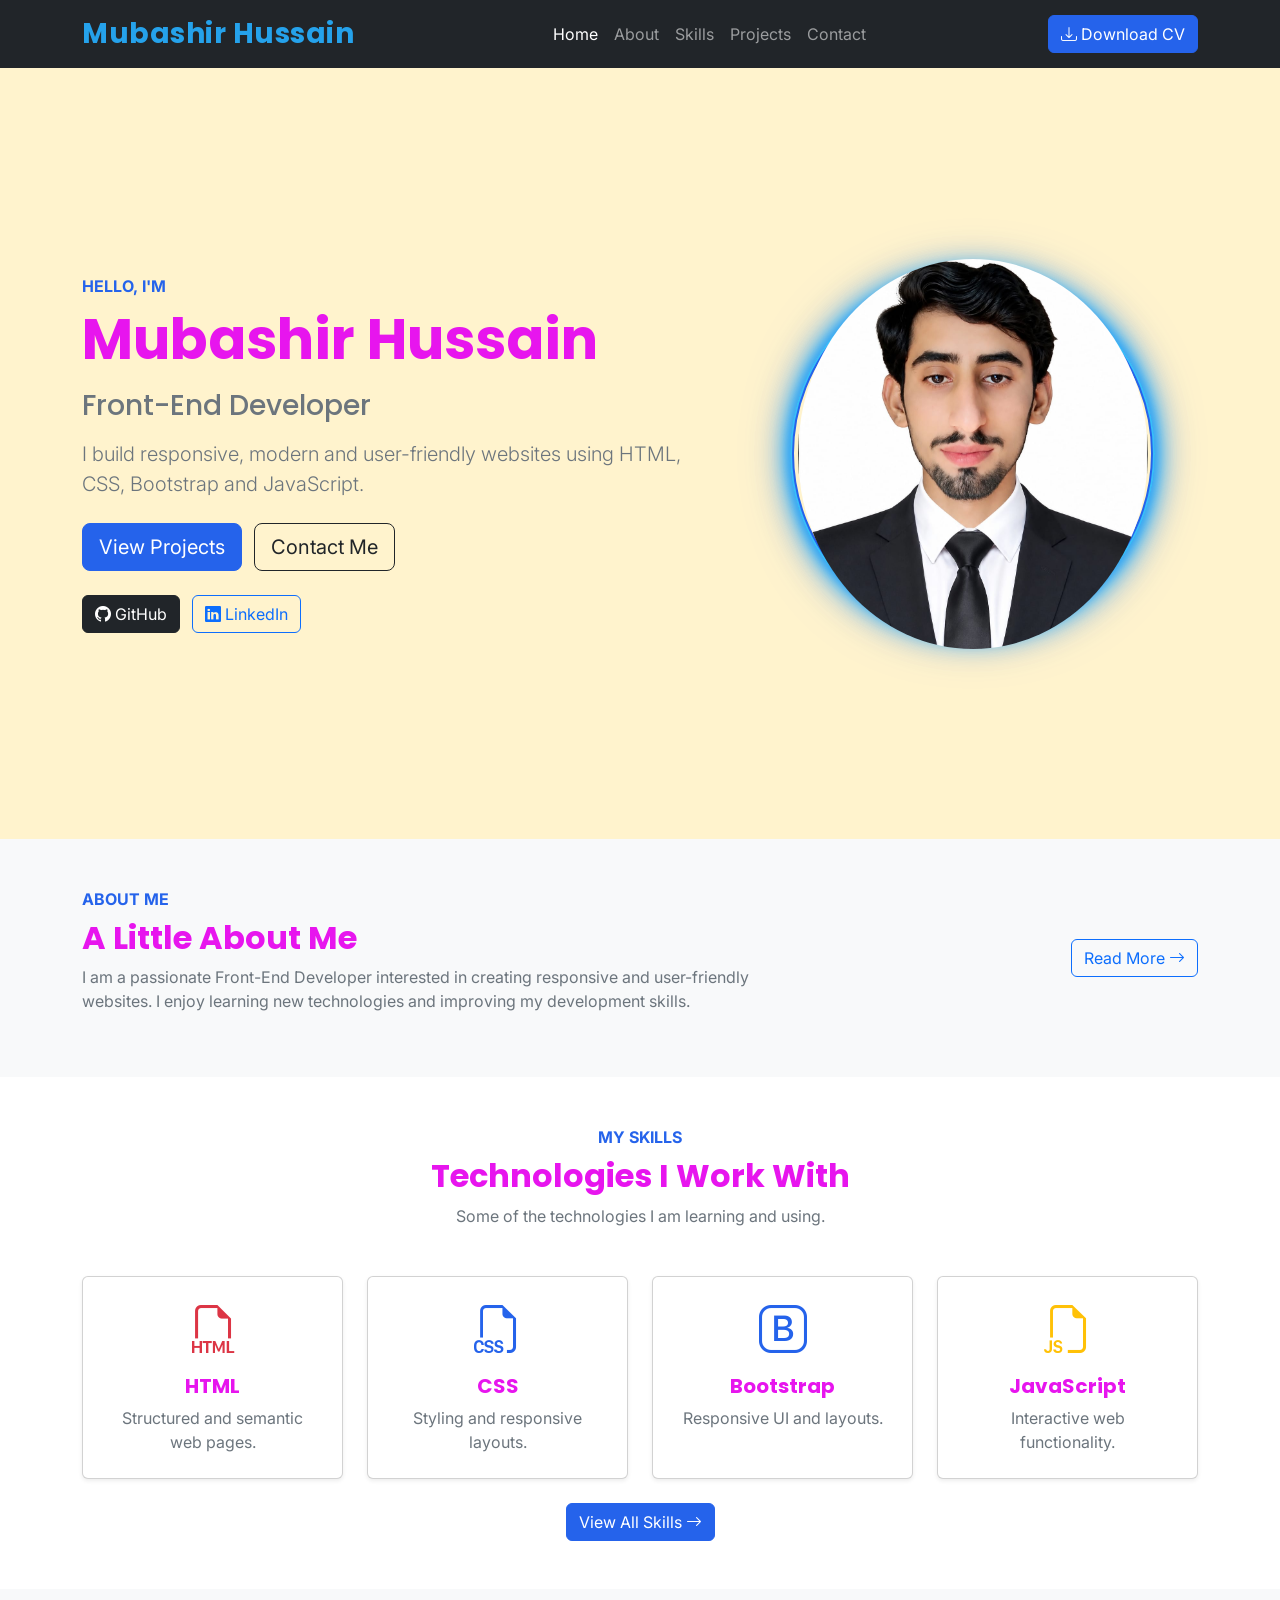
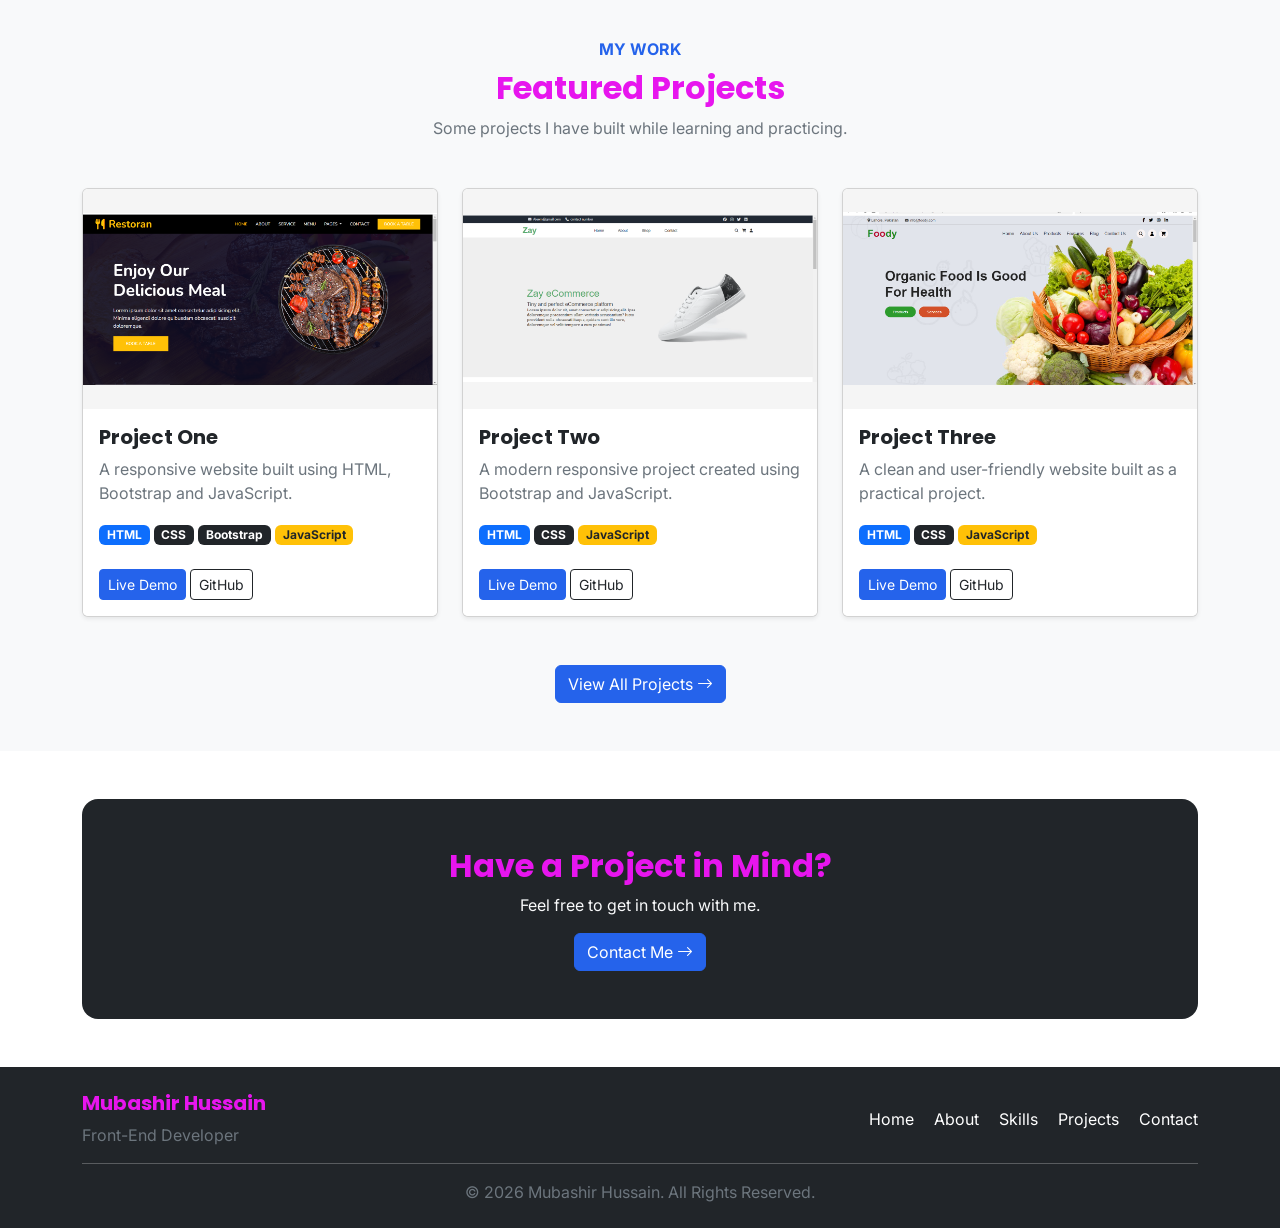
<file: index.html>
<!DOCTYPE html>
<html lang="en">

<head>
    <meta charset="UTF-8">
    <meta name="viewport" content="width=device-width, initial-scale=1.0">

    <title>Mubashir Hussain | Front-End Developer</title>

    <link href="https://cdn.jsdelivr.net/npm/bootstrap@5.3.8/dist/css/bootstrap.min.css" rel="stylesheet">

    <link rel="stylesheet" href="https://cdn.jsdelivr.net/npm/bootstrap-icons@1.13.1/font/bootstrap-icons.min.css">
    <link rel="preconnect" href="https://fonts.googleapis.com">
    <link rel="preconnect" href="https://fonts.gstatic.com" crossorigin>
    <link
        href="https://fonts.googleapis.com/css2?family=Inter:wght@400;500;600;700&family=Poppins:wght@500;600;700;800&display=swap"
        rel="stylesheet">
    <link rel="stylesheet" href="style.css">
</head>

<body>

    <nav class="navbar navbar-expand-lg navbar-dark bg-dark sticky-top">

        <div class="container">

            <a class="navbar-brand fw-bold fs-3" href="index.html">
                Mubashir Hussain
            </a>

            <button class="navbar-toggler" type="button" data-bs-toggle="collapse" data-bs-target="#mainNavbar">
                <span class="navbar-toggler-icon"></span>
            </button>

            <div class="collapse navbar-collapse" id="mainNavbar">

                <ul class="navbar-nav mx-auto">

                    <li class="nav-item">
                        <a class="nav-link active" href="index.html">Home</a>
                    </li>

                    <li class="nav-item">
                        <a class="nav-link" href="about.html">About</a>
                    </li>

                    <li class="nav-item">
                        <a class="nav-link" href="skills.html">Skills</a>
                    </li>

                    <li class="nav-item">
                        <a class="nav-link" href="projects.html">Projects</a>
                    </li>

                    <li class="nav-item">
                        <a class="nav-link" href="contact.html">Contact</a>
                    </li>

                </ul>

                <a href="Malik Mubashir CV.pdf" download class="btn btn-primary">
                    <i class="bi bi-download"></i>
                    Download CV
                </a>

            </div>

        </div>

    </nav>


    <section class="hero-section bg-warning-subtle py-5">

        <div class="container">

            <div class="row align-items-center min-vh-75">

                <div class="col-lg-7 text-center text-lg-start">

                    <p class="text-primary fw-bold mb-2">
                        HELLO, I'M
                    </p>

                    <h1 class="display-4 fw-bold mb-3">
                        Mubashir Hussain
                    </h1>

                    <h2 class="h3 text-secondary mb-3">
                        Front-End Developer
                    </h2>

                    <p class="lead text-secondary mb-4">
                        I build responsive, modern and user-friendly websites using HTML, CSS, Bootstrap and JavaScript.
                    </p>

                    <a href="projects.html" class="btn btn-primary btn-lg me-2">
                        View Projects
                    </a>

                    <a href="contact.html" class="btn btn-outline-dark btn-lg">
                        Contact Me
                    </a>

                    <div class="mt-4">

                        <a href="https://github.com/malikmubashirh035-rgb" target="_blank" rel="noopener noreferrer"
                            class="btn btn-dark me-2">
                            <i class="bi bi-github"></i>
                            GitHub
                        </a>

                        <a href="https://www.linkedin.com/in/mubashir-hussain-b46883415?utm_source=share_via&utm_content=profile&utm_medium=member_android"
                            target="_blank" rel="noopener noreferrer" class="btn btn-outline-primary">
                            <i class="bi bi-linkedin"></i>
                            LinkedIn
                        </a>

                    </div>

                </div>


                <div class="col-lg-5 text-center mt-5 mt-lg-0">

                    <div class="profile-light">
                        <img src="malik mubashir.jpeg" alt="Mubashir Hussain"
                            class="img-fluid rounded-circle profile-image">
                    </div>

                </div>

            </div>

        </div>

    </section>


    <section class="py-5 bg-light">

        <div class="container">

            <div class="row align-items-center">

                <div class="col-lg-8">

                    <p class="text-primary fw-bold mb-2">
                        ABOUT ME
                    </p>

                    <h2 class="fw-bold">
                        A Little About Me
                    </h2>

                    <p class="text-secondary">
                        I am a passionate Front-End Developer interested in creating responsive and user-friendly
                        websites. I enjoy learning new technologies and improving my development skills.
                    </p>

                </div>

                <div class="col-lg-4 text-lg-end text-center">

                    <a href="about.html" class="btn btn-outline-primary">
                        Read More
                        <i class="bi bi-arrow-right"></i>
                    </a>

                </div>

            </div>

        </div>

    </section>


    <section class="py-5">

        <div class="container">

            <div class="text-center mb-5">

                <p class="text-primary fw-bold mb-2">
                    MY SKILLS
                </p>

                <h2 class="fw-bold">
                    Technologies I Work With
                </h2>

                <p class="text-secondary">
                    Some of the technologies I am learning and using.
                </p>

            </div>

            <div class="row g-4">

                <div class="col-6 col-lg-3">

                    <div class="card h-100 text-center p-4 shadow-sm">

                        <i class="bi bi-filetype-html display-5 text-danger"></i>

                        <h5 class="fw-bold mt-3">
                            HTML
                        </h5>

                        <p class="text-secondary mb-0">
                            Structured and semantic web pages.
                        </p>

                    </div>

                </div>


                <div class="col-6 col-lg-3">

                    <div class="card h-100 text-center p-4 shadow-sm">

                        <i class="bi bi-filetype-css display-5 text-primary"></i>

                        <h5 class="fw-bold mt-3">
                            CSS
                        </h5>

                        <p class="text-secondary mb-0">
                            Styling and responsive layouts.
                        </p>

                    </div>

                </div>


                <div class="col-6 col-lg-3">

                    <div class="card h-100 text-center p-4 shadow-sm">

                        <i class="bi bi-bootstrap display-5 text-primary"></i>

                        <h5 class="fw-bold mt-3">
                            Bootstrap
                        </h5>

                        <p class="text-secondary mb-0">
                            Responsive UI and layouts.
                        </p>

                    </div>

                </div>


                <div class="col-6 col-lg-3">

                    <div class="card h-100 text-center p-4 shadow-sm">

                        <i class="bi bi-filetype-js display-5 text-warning"></i>

                        <h5 class="fw-bold mt-3">
                            JavaScript
                        </h5>

                        <p class="text-secondary mb-0">
                            Interactive web functionality.
                        </p>

                    </div>

                </div>

            </div>

            <div class="text-center mt-4">

                <a href="skills.html" class="btn btn-primary">
                    View All Skills
                    <i class="bi bi-arrow-right"></i>
                </a>

            </div>

        </div>

    </section>


    <section class="py-5 bg-light">

        <div class="container">

            <div class="text-center mb-5">

                <p class="text-primary fw-bold mb-2">
                    MY WORK
                </p>

                <h2 class="fw-bold">
                    Featured Projects
                </h2>

                <p class="text-secondary">
                    Some projects I have built while learning and practicing.
                </p>

            </div>

            <div class="row g-4">

                <div class="col-md-6 col-lg-4">

                    <div class="card h-100 shadow-sm">

                        <img src="restoran.png" class="card-img-top" alt="Project One">

                        <div class="card-body">

                            <h5 class="card-title fw-bold">
                                Project One
                            </h5>

                            <p class="card-text text-secondary">
                                A responsive website built using HTML, Bootstrap and JavaScript.
                            </p>

                            <span class="badge bg-primary">
                                HTML
                            </span>
                            <span class="badge bg-dark">
                                CSS
                            </span>

                            <span class="badge bg-dark">
                                Bootstrap
                            </span>

                            <span class="badge bg-warning text-dark">
                                JavaScript
                            </span>

                        </div>

                        <div class="card-footer bg-white border-0 pb-3">

                            <a href="https://malikmubashirh035-rgb.github.io/Restoran-Website/"
                                class="btn btn-primary btn-sm">
                                Live Demo
                            </a>

                            <a href="https://github.com/malikmubashirh035-rgb" class="btn btn-outline-dark btn-sm">
                                GitHub
                            </a>

                        </div>

                    </div>

                </div>


                <div class="col-md-6 col-lg-4">

                    <div class="card h-100 shadow-sm">

                        <img src="shoes.png" class="card-img-top" alt="Project Two">

                        <div class="card-body">

                            <h5 class="card-title fw-bold">
                                Project Two
                            </h5>

                            <p class="card-text text-secondary">
                                A modern responsive project created using Bootstrap and JavaScript.
                            </p>

                            <span class="badge bg-primary">
                                HTML
                            </span>

                            <span class="badge bg-dark">
                                CSS
                            </span>

                            <span class="badge bg-warning text-dark">
                                JavaScript
                            </span>

                        </div>

                        <div class="card-footer bg-white border-0 pb-3">

                            <a href="https://malikmubashirh035-rgb.github.io/Shoes-website/"
                                class="btn btn-primary btn-sm">
                                Live Demo
                            </a>

                            <a href="https://github.com/malikmubashirh035-rgb" class="btn btn-outline-dark btn-sm">
                                GitHub
                            </a>

                        </div>

                    </div>

                </div>


                <div class="col-md-6 col-lg-4">

                    <div class="card h-100 shadow-sm">

                        <img src="foody.png" class="card-img-top" alt="Project Three">

                        <div class="card-body">

                            <h5 class="card-title fw-bold">
                                Project Three
                            </h5>

                            <p class="card-text text-secondary">
                                A clean and user-friendly website built as a practical project.
                            </p>

                            <span class="badge bg-primary">
                                HTML
                            </span>

                            <span class="badge bg-dark">
                                CSS
                            </span>

                            <span class="badge bg-warning text-dark">
                                JavaScript
                            </span>

                        </div>

                        <div class="card-footer bg-white border-0 pb-3">

                            <a href="https://malikmubashirh035-rgb.github.io/Foody-Website/"
                                class="btn btn-primary btn-sm">
                                Live Demo
                            </a>

                            <a href="https://github.com/malikmubashirh035-rgb" class="btn btn-outline-dark btn-sm">
                                GitHub
                            </a>

                        </div>

                    </div>

                </div>

            </div>

            <div class="text-center mt-5">

                <a href="projects.html" class="btn btn-primary">
                    View All Projects
                    <i class="bi bi-arrow-right"></i>
                </a>

            </div>

        </div>

    </section>


    <section class="py-5">

        <div class="container">

            <div class="bg-dark text-white rounded-4 p-5 text-center">

                <h2 class="fw-bold">
                    Have a Project in Mind?
                </h2>

                <p class="text-light">
                    Feel free to get in touch with me.
                </p>

                <a href="contact.html" class="btn btn-primary">
                    Contact Me
                    <i class="bi bi-arrow-right"></i>
                </a>

            </div>

        </div>

    </section>


    <footer class="bg-dark text-white py-4">

        <div class="container">

            <div class="row align-items-center">

                <div class="col-md-6 text-center text-md-start">

                    <h5 class="fw-bold">
                        Mubashir Hussain
                    </h5>

                    <p class="text-secondary mb-0">
                        Front-End Developer
                    </p>

                </div>

                <div class="col-md-6 text-center text-md-end mt-3 mt-md-0">

                    <a href="index.html" class="text-white text-decoration-none me-3">
                        Home
                    </a>

                    <a href="about.html" class="text-white text-decoration-none me-3">
                        About
                    </a>

                    <a href="skills.html" class="text-white text-decoration-none me-3">
                        Skills
                    </a>

                    <a href="projects.html" class="text-white text-decoration-none me-3">
                        Projects
                    </a>

                    <a href="contact.html" class="text-white text-decoration-none">
                        Contact
                    </a>

                </div>

            </div>

            <hr>

            <div class="text-center">

                <p class="mb-0 text-secondary">
                    © 2026 Mubashir Hussain. All Rights Reserved.
                </p>

            </div>

        </div>

    </footer>


    <script src="https://cdn.jsdelivr.net/npm/bootstrap@5.3.8/dist/js/bootstrap.bundle.min.js"></script>

    <script src="script.js"></script>

</body>

</html>
</file>
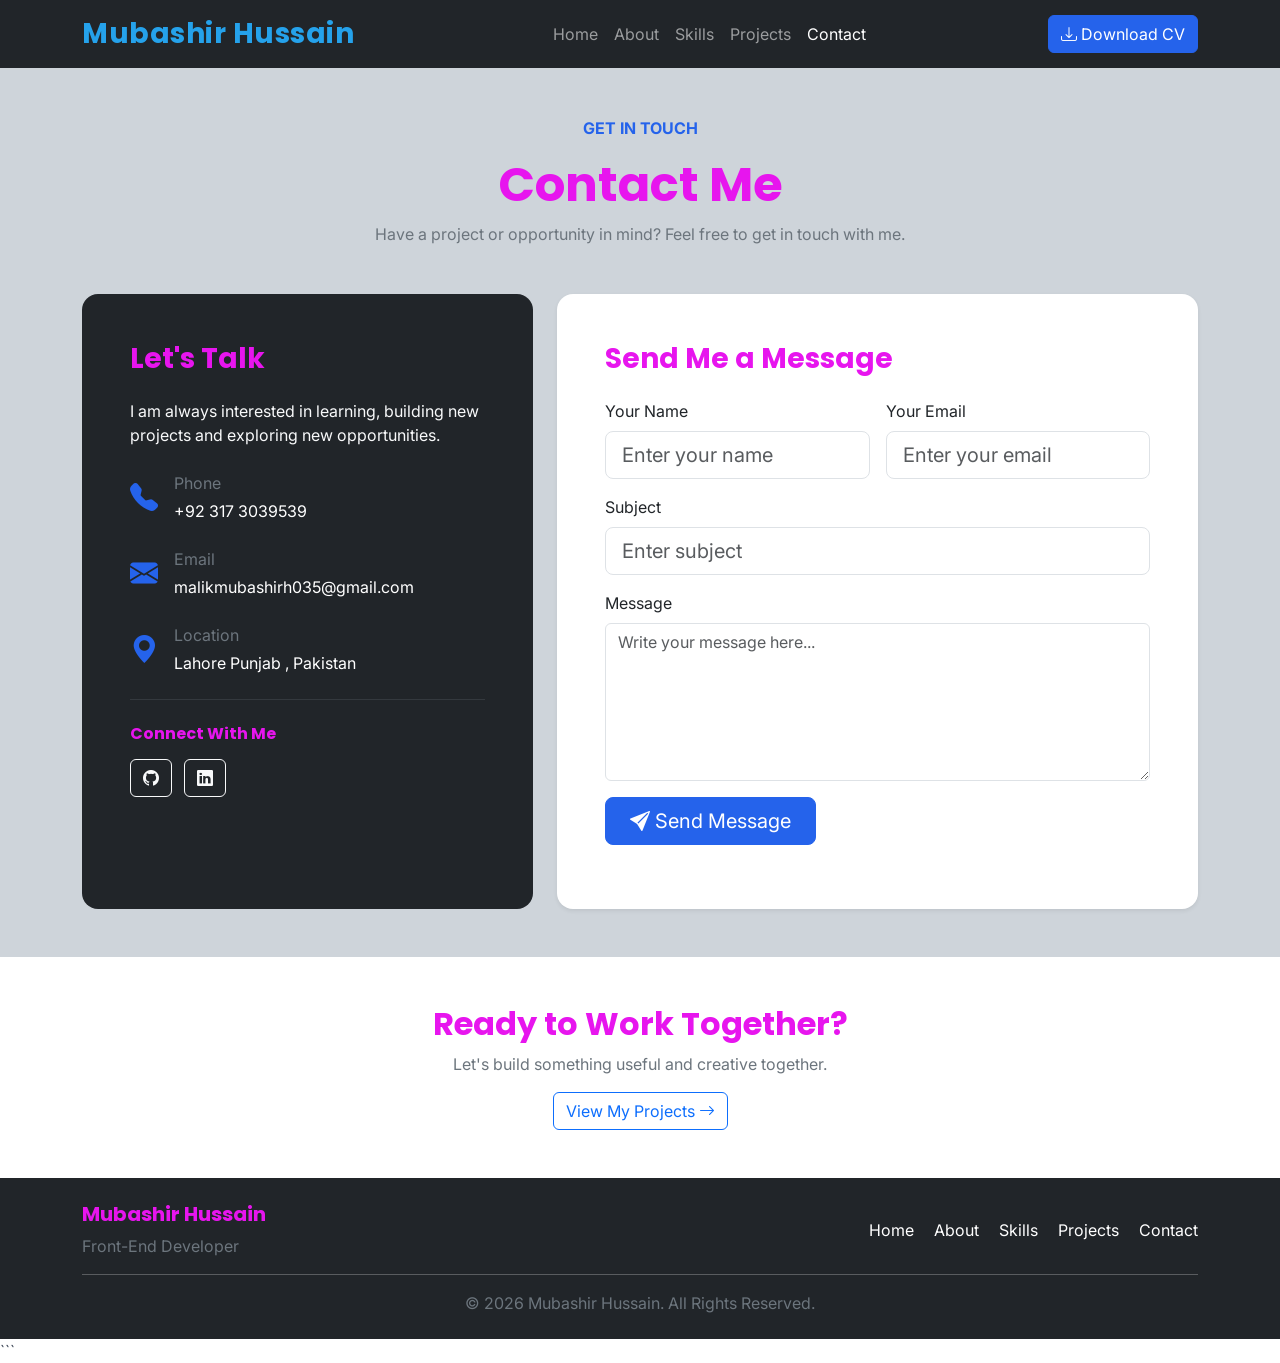
<file: contact.html>
<!DOCTYPE html>
<html lang="en">

<head>
    <meta charset="UTF-8">
    <meta name="viewport" content="width=device-width, initial-scale=1.0">

    <title>Contact | Mubashir Hussain</title>

    <link href="https://cdn.jsdelivr.net/npm/bootstrap@5.3.8/dist/css/bootstrap.min.css" rel="stylesheet">

    <link rel="stylesheet" href="https://cdn.jsdelivr.net/npm/bootstrap-icons@1.13.1/font/bootstrap-icons.min.css">
    <link rel="preconnect" href="https://fonts.googleapis.com">
    <link rel="preconnect" href="https://fonts.gstatic.com" crossorigin>
    <link
        href="https://fonts.googleapis.com/css2?family=Inter:wght@400;500;600;700&family=Poppins:wght@500;600;700;800&display=swap"
        rel="stylesheet">
    <link rel="stylesheet" href="style.css">
</head>

<body>

    <nav class="navbar navbar-expand-lg navbar-dark bg-dark sticky-top">

        <div class="container">

            <a class="navbar-brand fw-bold fs-3" href="index.html">
                Mubashir Hussain
            </a>

            <button class="navbar-toggler" type="button" data-bs-toggle="collapse" data-bs-target="#mainNavbar">
                <span class="navbar-toggler-icon"></span>
            </button>

            <div class="collapse navbar-collapse" id="mainNavbar">

                <ul class="navbar-nav mx-auto">

                    <li class="nav-item">
                        <a class="nav-link" href="index.html">Home</a>
                    </li>

                    <li class="nav-item">
                        <a class="nav-link" href="about.html">About</a>
                    </li>

                    <li class="nav-item">
                        <a class="nav-link" href="skills.html">Skills</a>
                    </li>

                    <li class="nav-item">
                        <a class="nav-link" href="projects.html">Projects</a>
                    </li>

                    <li class="nav-item">
                        <a class="nav-link active" href="contact.html">Contact</a>
                    </li>

                </ul>

                <a href="Malik Mubashir CV.pdf" download class="btn btn-primary">
                    <i class="bi bi-download"></i>
                    Download CV
                </a>

            </div>

        </div>

    </nav>


    <section class="py-5 bg-dark-subtle">

        <div class="container">

            <div class="text-center mb-5">

                <p class="text-primary fw-bold">
                    GET IN TOUCH
                </p>

                <h1 class="display-5 fw-bold">
                    Contact Me
                </h1>

                <p class="text-secondary">
                    Have a project or opportunity in mind? Feel free to get in touch with me.
                </p>

            </div>


            <div class="row g-4">


                <div class="col-lg-5">

                    <div class="bg-dark text-white rounded-4 p-4 p-lg-5 h-100">

                        <h3 class="fw-bold mb-4">
                            Let's Talk
                        </h3>

                        <p class="text-light mb-4">
                            I am always interested in learning, building new projects and exploring new opportunities.
                        </p>


                        <div class="d-flex align-items-center mb-4">

                            <div class="fs-3 text-primary me-3">
                                <i class="bi bi-telephone-fill"></i>
                            </div>

                            <div>

                                <p class="text-secondary mb-1">
                                    Phone
                                </p>

                                <a href="tel:+923173039539" class="text-white text-decoration-none">
                                    +92 317 3039539
                                </a>

                            </div>

                        </div>


                        <div class="d-flex align-items-center mb-4">

                            <div class="fs-3 text-primary me-3">
                                <i class="bi bi-envelope-fill"></i>
                            </div>

                            <div>

                                <p class="text-secondary mb-1">
                                    Email
                                </p>

                                <a href="mailto:malikmubashirh035@gmail.com" class="text-white text-decoration-none">
                                    malikmubashirh035@gmail.com
                                </a>

                            </div>

                        </div>


                        <div class="d-flex align-items-center mb-4">

                            <div class="fs-3 text-primary me-3">
                                <i class="bi bi-geo-alt-fill"></i>
                            </div>

                            <div>

                                <p class="text-secondary mb-1">
                                    Location
                                </p>

                                <span>
                                    Lahore Punjab , Pakistan
                                </span>

                            </div>

                        </div>


                        <hr class="border-secondary">


                        <h6 class="fw-bold mt-4 mb-3">
                            Connect With Me
                        </h6>

                        <div>

                            <a href="https://github.com/malikmubashirh035-rgb" target="_blank" rel="noopener noreferrer"
                                class="btn btn-outline-light me-2 mb-2">

                                <i class="bi bi-github"></i>

                            </a>

                            <a href="https://www.linkedin.com/in/mubashir-hussain-b46883415?utm_source=share_via&utm_content=profile&utm_medium=member_android"
                                target="_blank" rel="noopener noreferrer" class="btn btn-outline-light me-2 mb-2">

                                <i class="bi bi-linkedin"></i>

                            </a>

                        </div>

                    </div>

                </div>


                <div class="col-lg-7">

                    <div class="card border-0 shadow-sm rounded-4">

                        <div class="card-body p-4 p-lg-5">

                            <h3 class="fw-bold mb-4">
                                Send Me a Message
                            </h3>

                            <form id="contactForm">

                                <div class="row g-3">

                                    <div class="col-md-6">

                                        <label for="name" class="form-label">
                                            Your Name
                                        </label>

                                        <input type="text" class="form-control form-control-lg" id="name" name="name"
                                            placeholder="Enter your name" required>

                                    </div>


                                    <div class="col-md-6">

                                        <label for="email" class="form-label">
                                            Your Email
                                        </label>

                                        <input type="email" class="form-control form-control-lg" id="email" name="email"
                                            placeholder="Enter your email" required>

                                    </div>


                                    <div class="col-12">

                                        <label for="subject" class="form-label">
                                            Subject
                                        </label>

                                        <input type="text" class="form-control form-control-lg" id="subject"
                                            name="subject" placeholder="Enter subject" required>

                                    </div>


                                    <div class="col-12">

                                        <label for="message" class="form-label">
                                            Message
                                        </label>

                                        <textarea class="form-control" id="message" name="message" rows="6"
                                            placeholder="Write your message here..." required></textarea>

                                    </div>


                                    <div class="col-12">

                                        <button type="submit" class="btn btn-primary btn-lg px-4">

                                            <i class="bi bi-send-fill"></i>

                                            Send Message

                                        </button>

                                    </div>

                                </div>

                            </form>

                            <div id="formMessage" class="mt-3"></div>

                        </div>

                    </div>

                </div>

            </div>

        </div>

    </section>


    <section class="py-5">

        <div class="container">

            <div class="text-center">

                <h2 class="fw-bold">
                    Ready to Work Together?
                </h2>

                <p class="text-secondary">
                    Let's build something useful and creative together.
                </p>

                <a href="projects.html" class="btn btn-outline-primary">
                    View My Projects
                    <i class="bi bi-arrow-right"></i>
                </a>

            </div>

        </div>

    </section>


    <footer class="bg-dark text-white py-4">

        <div class="container">

            <div class="row align-items-center">

                <div class="col-md-6 text-center text-md-start">

                    <h5 class="fw-bold">
                        Mubashir Hussain
                    </h5>

                    <p class="text-secondary mb-0">
                        Front-End Developer
                    </p>

                </div>

                <div class="col-md-6 text-center text-md-end mt-3 mt-md-0">

                    <a href="index.html" class="text-white text-decoration-none me-3">
                        Home
                    </a>

                    <a href="about.html" class="text-white text-decoration-none me-3">
                        About
                    </a>

                    <a href="skills.html" class="text-white text-decoration-none me-3">
                        Skills
                    </a>

                    <a href="projects.html" class="text-white text-decoration-none me-3">
                        Projects
                    </a>

                    <a href="contact.html" class="text-white text-decoration-none">
                        Contact
                    </a>

                </div>

            </div>

            <hr>

            <p class="text-center text-secondary mb-0">
                © 2026 Mubashir Hussain. All Rights Reserved.
            </p>

        </div>

    </footer>


    <script src="https://cdn.jsdelivr.net/npm/bootstrap@5.3.8/dist/js/bootstrap.bundle.min.js"></script>

    <script src="script.js"></script>

</body>

</html>
```
</file>
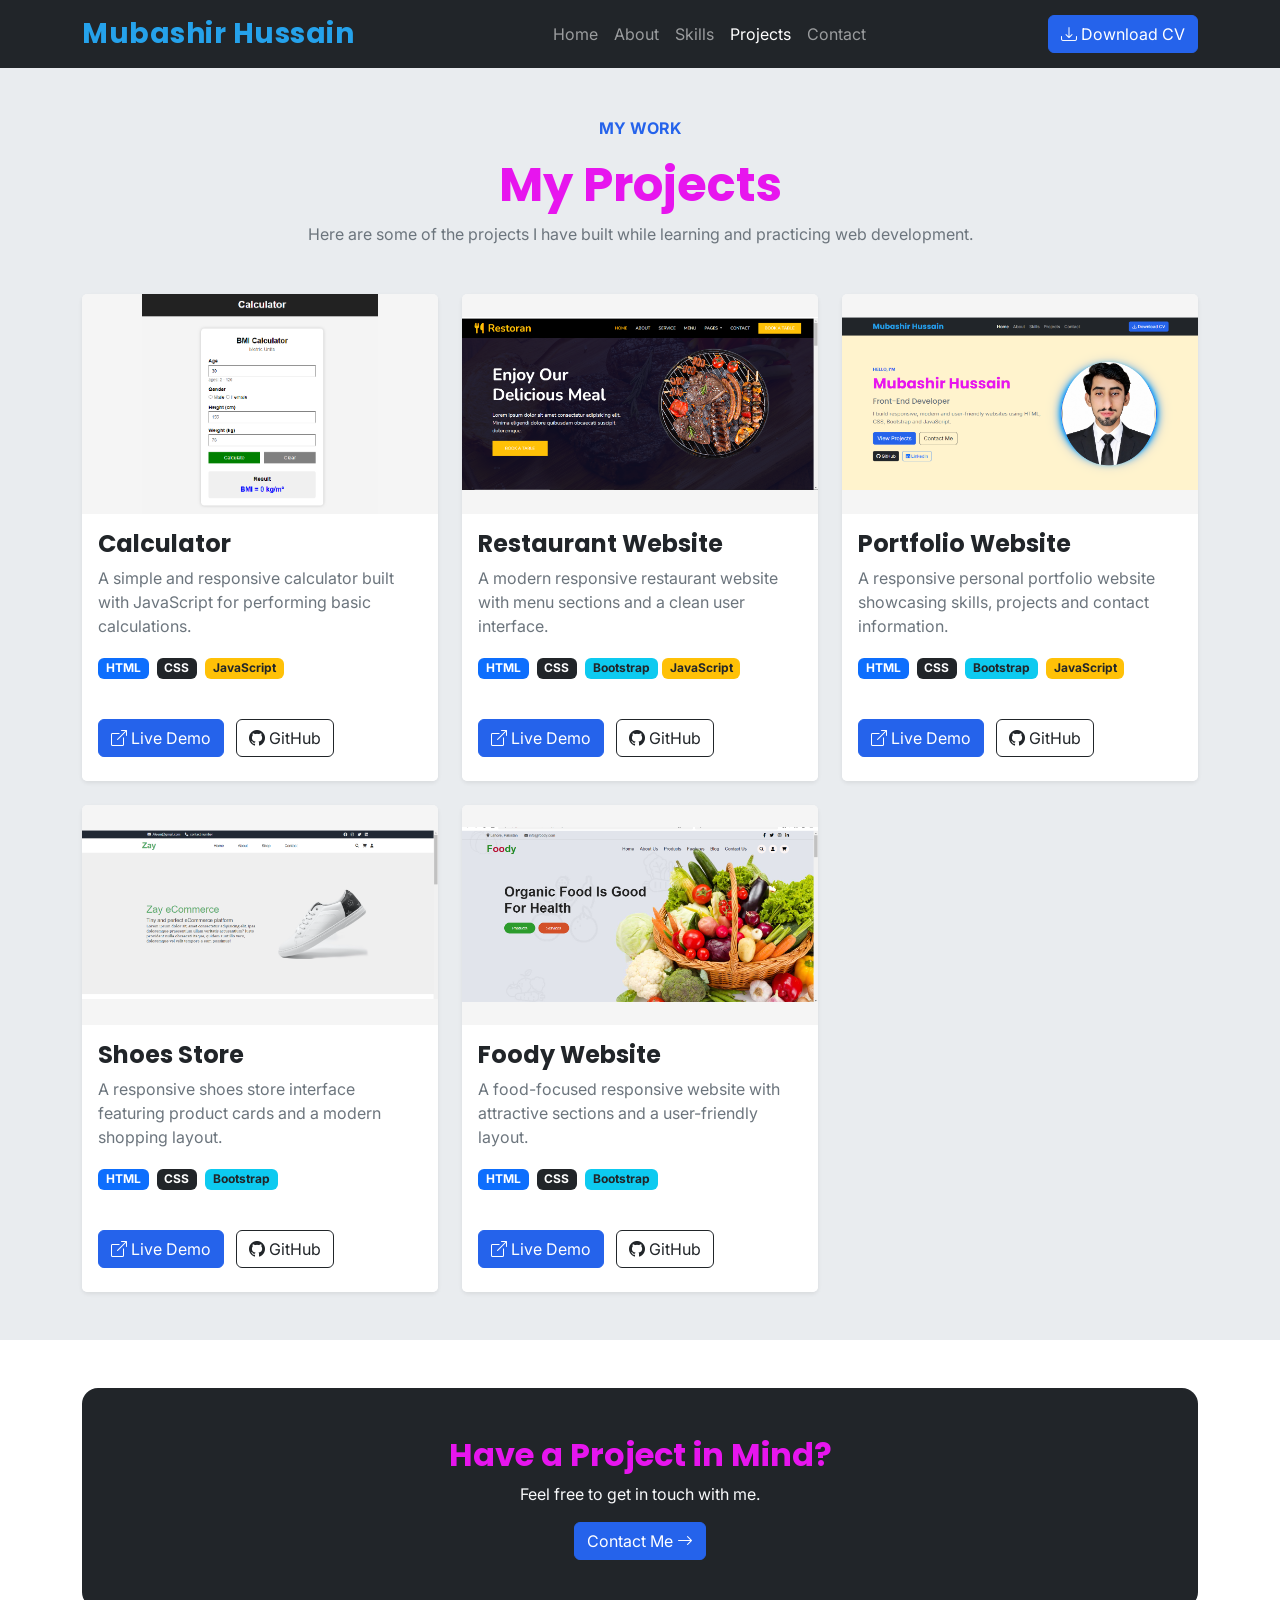
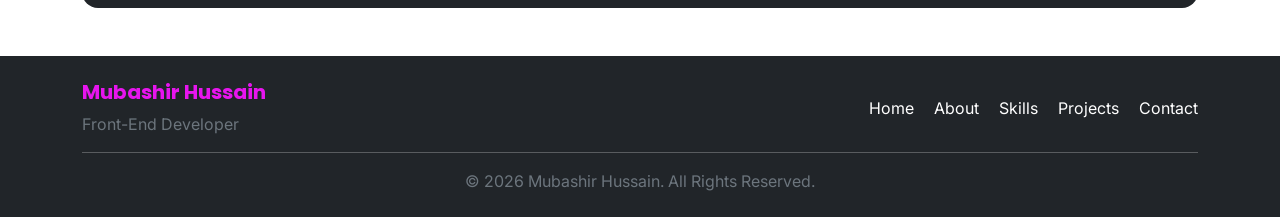
<file: projects.html>
<!DOCTYPE html>
<html lang="en">

<head>
    <meta charset="UTF-8">
    <meta name="viewport" content="width=device-width, initial-scale=1.0">

    <title>Projects | Mubashir Hussain</title>

    <link href="https://cdn.jsdelivr.net/npm/bootstrap@5.3.8/dist/css/bootstrap.min.css" rel="stylesheet">

    <link rel="stylesheet" href="https://cdn.jsdelivr.net/npm/bootstrap-icons@1.13.1/font/bootstrap-icons.min.css">
    <link rel="preconnect" href="https://fonts.googleapis.com">
    <link rel="preconnect" href="https://fonts.gstatic.com" crossorigin>
    <link
        href="https://fonts.googleapis.com/css2?family=Inter:wght@400;500;600;700&family=Poppins:wght@500;600;700;800&display=swap"
        rel="stylesheet">
    <link rel="stylesheet" href="style.css">
</head>

<body>

    <nav class="navbar navbar-expand-lg navbar-dark bg-dark sticky-top">

        <div class="container">

            <a class="navbar-brand fw-bold fs-3" href="index.html">
                Mubashir Hussain
            </a>

            <button class="navbar-toggler" type="button" data-bs-toggle="collapse" data-bs-target="#mainNavbar">
                <span class="navbar-toggler-icon"></span>
            </button>

            <div class="collapse navbar-collapse" id="mainNavbar">

                <ul class="navbar-nav mx-auto">

                    <li class="nav-item">
                        <a class="nav-link" href="index.html">Home</a>
                    </li>

                    <li class="nav-item">
                        <a class="nav-link" href="about.html">About</a>
                    </li>

                    <li class="nav-item">
                        <a class="nav-link" href="skills.html">Skills</a>
                    </li>

                    <li class="nav-item">
                        <a class="nav-link active" href="projects.html">Projects</a>
                    </li>

                    <li class="nav-item">
                        <a class="nav-link" href="contact.html">Contact</a>
                    </li>

                </ul>

                <a href="Malik Mubashir CV.pdf" download class="btn btn-primary">
                    <i class="bi bi-download"></i>
                    Download CV
                </a>

            </div>

        </div>

    </nav>


    <section class="py-5 bg-body-secondary">

        <div class="container">

            <div class="text-center mb-5">

                <p class="text-primary fw-bold">
                    MY WORK
                </p>

                <h1 class="display-5 fw-bold">
                    My Projects
                </h1>

                <p class="text-secondary">
                    Here are some of the projects I have built while learning and practicing web development.
                </p>

            </div>


            <div class="row g-4">


                <div class="col-md-6 col-lg-4">

                    <div class="card h-100 shadow-sm border-0">

                        <img src="calculator.png" class="card-img-top" alt="Calculator Website">

                        <div class="card-body">

                            <h4 class="card-title fw-bold">
                                Calculator
                            </h4>

                            <p class="card-text text-secondary">
                                A simple and responsive calculator built with JavaScript for performing basic
                                calculations.
                            </p>

                            <div class="mb-3">

                                <span class="badge bg-primary me-1">
                                    HTML
                                </span>

                                <span class="badge bg-dark me-1">
                                    CSS
                                </span>

                                <span class="badge bg-warning text-dark">
                                    JavaScript
                                </span>

                            </div>

                        </div>

                        <div class="card-footer bg-white border-0 pb-4">

                            <a href="https://malikmubashirh035-rgb.github.io/bmi-calculator/" target="_blank" class="btn btn-primary me-2">
                                <i class="bi bi-box-arrow-up-right"></i>
                                Live Demo
                            </a>

                            <a href="https://github.com/malikmubashirh035-rgb" target="_blank" class="btn btn-outline-dark">
                                <i class="bi bi-github"></i>
                                GitHub
                            </a>

                        </div>

                    </div>

                </div>


                <div class="col-md-6 col-lg-4">

                    <div class="card h-100 shadow-sm border-0">

                        <img src="restoran.png" class="card-img-top" alt="Restaurant Website">

                        <div class="card-body">

                            <h4 class="card-title fw-bold">
                                Restaurant Website
                            </h4>

                            <p class="card-text text-secondary">
                                A modern responsive restaurant website with menu sections and a clean user interface.
                            </p>

                            <div class="mb-3">

                                <span class="badge bg-primary me-1">
                                    HTML
                                </span>

                                <span class="badge bg-dark me-1">
                                    CSS
                                </span>

                                <span class="badge bg-info text-dark">
                                    Bootstrap
                                </span>

                                 <span class="badge bg-warning text-dark">
                                    JavaScript
                                </span>

                            </div>

                        </div>

                        <div class="card-footer bg-white border-0 pb-4">

                            <a href="https://malikmubashirh035-rgb.github.io/Restoran-Website/" target="_blank" class="btn btn-primary me-2">
                                <i class="bi bi-box-arrow-up-right"></i>
                                Live Demo
                            </a>

                            <a href="https://github.com/malikmubashirh035-rgb" target="_blank" class="btn btn-outline-dark">
                                <i class="bi bi-github"></i>
                                GitHub
                            </a>

                        </div>

                    </div>

                </div>


                <div class="col-md-6 col-lg-4">

                    <div class="card h-100 shadow-sm border-0">

                        <img src="Portfolio (2).png" class="card-img-top" alt="Portfolio Website">

                        <div class="card-body">

                            <h4 class="card-title fw-bold">
                                Portfolio Website
                            </h4>

                            <p class="card-text text-secondary">
                                A responsive personal portfolio website showcasing skills, projects and contact
                                information.
                            </p>

                            <div class="mb-3">

                                <span class="badge bg-primary me-1">
                                    HTML
                                </span>
                                 <span class="badge bg-dark me-1">
                                    CSS
                                </span>

                                <span class="badge bg-info text-dark me-1">
                                    Bootstrap
                                </span>

                                <span class="badge bg-warning text-dark">
                                    JavaScript
                                </span>

                            </div>

                        </div>

                        <div class="card-footer bg-white border-0 pb-4">

                            <a href=" https://malikmubashirh035-rgb.github.io/my-portfolio/" target="_blank" class="btn btn-primary me-2">
                                <i class="bi bi-box-arrow-up-right"></i>
                                Live Demo
                            </a>

                            <a href="https://github.com/malikmubashirh035-rgb" target="_blank" class="btn btn-outline-dark">
                                <i class="bi bi-github"></i>
                                GitHub
                            </a>

                        </div>

                    </div>

                </div>


                <div class="col-md-6 col-lg-4">

                    <div class="card h-100 shadow-sm border-0">

                        <img src="shoes.png" class="card-img-top" alt="Shoes Website">

                        <div class="card-body">

                            <h4 class="card-title fw-bold">
                                Shoes Store
                            </h4>

                            <p class="card-text text-secondary">
                                A responsive shoes store interface featuring product cards and a modern shopping layout.
                            </p>

                            <div class="mb-3">

                                <span class="badge bg-primary me-1">
                                    HTML
                                </span>

                                <span class="badge bg-dark me-1">
                                    CSS
                                </span>

                                <span class="badge bg-info text-dark">
                                    Bootstrap
                                </span>

                            </div>

                        </div>

                        <div class="card-footer bg-white border-0 pb-4">

                            <a href="https://malikmubashirh035-rgb.github.io/Shoes-website/" target="_blank" class="btn btn-primary me-2">
                                <i class="bi bi-box-arrow-up-right"></i>
                                Live Demo
                            </a>

                            <a href="https://github.com/malikmubashirh035-rgb" target="_blank" class="btn btn-outline-dark">
                                <i class="bi bi-github"></i>
                                GitHub
                            </a>

                        </div>

                    </div>

                </div>


                <div class="col-md-6 col-lg-4">

                    <div class="card h-100 shadow-sm border-0">

                        <img src="foody.png" class="card-img-top" alt="Foody Website">

                        <div class="card-body">

                            <h4 class="card-title fw-bold">
                                Foody Website
                            </h4>

                            <p class="card-text text-secondary">
                                A food-focused responsive website with attractive sections and a user-friendly layout.
                            </p>

                            <div class="mb-3">

                                <span class="badge bg-primary me-1">
                                    HTML
                                </span>

                                <span class="badge bg-dark me-1">
                                    CSS
                                </span>

                                <span class="badge bg-info text-dark">
                                    Bootstrap
                                </span>

                            </div>

                        </div>

                        <div class="card-footer bg-white border-0 pb-4">

                            <a href="" target="_blank" class="btn btn-primary me-2">
                                <i class="bi bi-box-arrow-up-right"></i>
                                Live Demo
                            </a>

                            <a href="https://github.com/malikmubashirh035-rgb" target="_blank" class="btn btn-outline-dark">
                                <i class="bi bi-github"></i>
                                GitHub
                            </a>

                        </div>

                    </div>

                </div>


            </div>

        </div>

    </section>


    <section class="py-5">

        <div class="container">

            <div class="bg-dark text-white rounded-4 p-5 text-center">

                <h2 class="fw-bold">
                    Have a Project in Mind?
                </h2>

                <p class="text-light">
                    Feel free to get in touch with me.
                </p>

                <a href="contact.html" class="btn btn-primary">
                    Contact Me
                    <i class="bi bi-arrow-right"></i>
                </a>

            </div>

        </div>

    </section>


    <footer class="bg-dark text-white py-4">

        <div class="container">

            <div class="row align-items-center">

                <div class="col-md-6 text-center text-md-start">

                    <h5 class="fw-bold">
                        Mubashir Hussain
                    </h5>

                    <p class="text-secondary mb-0">
                        Front-End Developer
                    </p>

                </div>

                <div class="col-md-6 text-center text-md-end mt-3 mt-md-0">

                    <a href="index.html" class="text-white text-decoration-none me-3">
                        Home
                    </a>

                    <a href="about.html" class="text-white text-decoration-none me-3">
                        About
                    </a>

                    <a href="skills.html" class="text-white text-decoration-none me-3">
                        Skills
                    </a>

                    <a href="projects.html" class="text-white text-decoration-none me-3">
                        Projects
                    </a>

                    <a href="contact.html" class="text-white text-decoration-none">
                        Contact
                    </a>

                </div>

            </div>

            <hr>

            <p class="text-center text-secondary mb-0">
                © 2026 Mubashir Hussain. All Rights Reserved.
            </p>

        </div>

    </footer>


    <script src="https://cdn.jsdelivr.net/npm/bootstrap@5.3.8/dist/js/bootstrap.bundle.min.js"></script>

    <script src="script.js"></script>

</body>

</html>
</file>
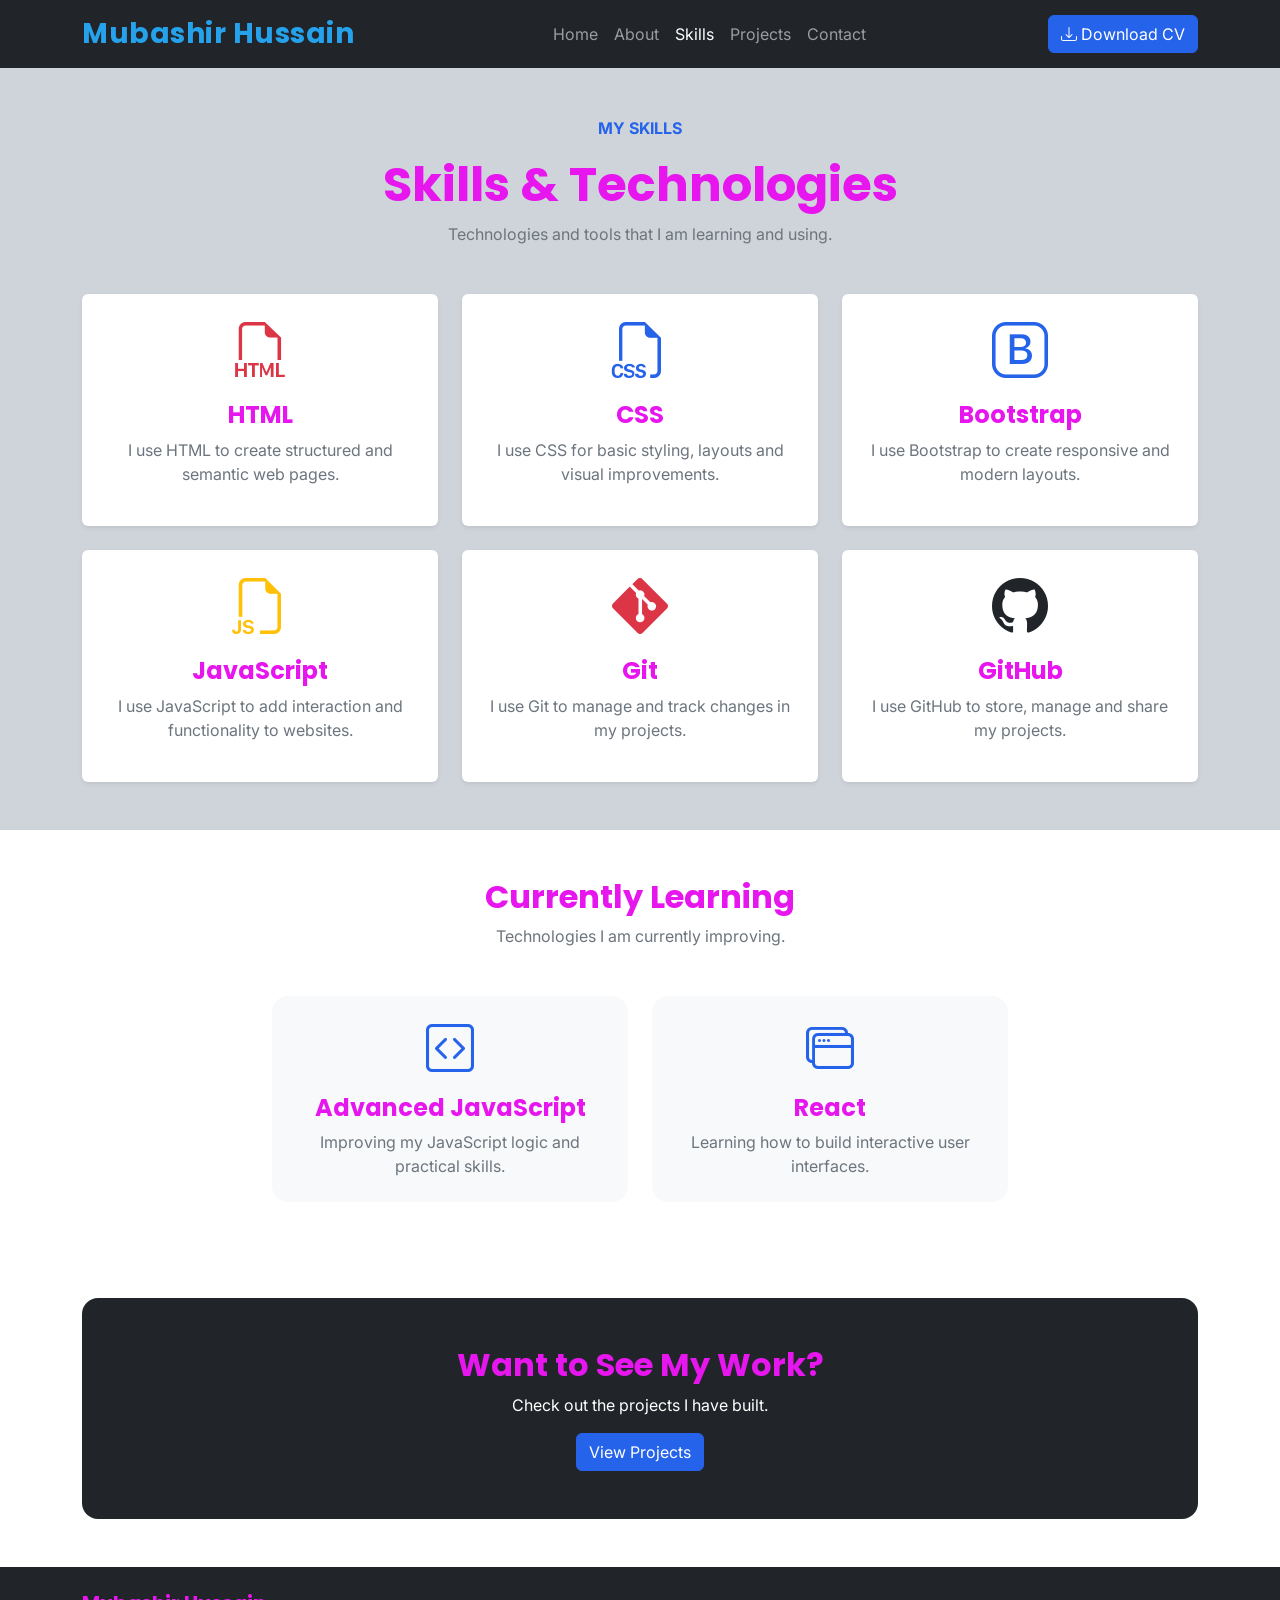
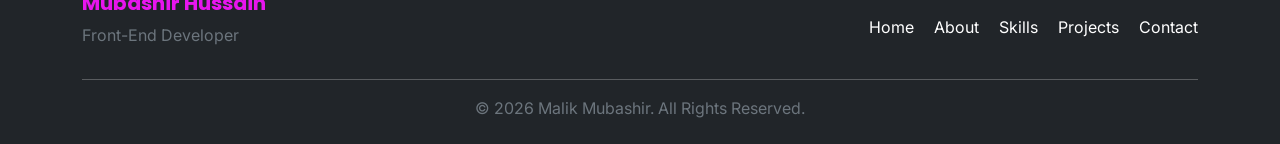
<file: skills.html>
<!DOCTYPE html>
<html lang="en">

<head>
    <meta charset="UTF-8">
    <meta name="viewport" content="width=device-width, initial-scale=1.0">

    <title>Skills | Malik Mubashir</title>

    <link href="https://cdn.jsdelivr.net/npm/bootstrap@5.3.8/dist/css/bootstrap.min.css" rel="stylesheet">

    <link rel="stylesheet" href="https://cdn.jsdelivr.net/npm/bootstrap-icons@1.13.1/font/bootstrap-icons.min.css">
    <link rel="preconnect" href="https://fonts.googleapis.com">
    <link rel="preconnect" href="https://fonts.gstatic.com" crossorigin>
    <link
        href="https://fonts.googleapis.com/css2?family=Inter:wght@400;500;600;700&family=Poppins:wght@500;600;700;800&display=swap"
        rel="stylesheet">
    <link rel="stylesheet" href="style.css">
</head>

<body>

    <nav class="navbar navbar-expand-lg navbar-dark bg-dark sticky-top">

        <div class="container">

            <a class="navbar-brand fw-bold fs-3" href="index.html">
                Mubashir Hussain
            </a>

            <button class="navbar-toggler" type="button" data-bs-toggle="collapse" data-bs-target="#mainNavbar">
                <span class="navbar-toggler-icon"></span>
            </button>

            <div class="collapse navbar-collapse" id="mainNavbar">

                <ul class="navbar-nav mx-auto">

                    <li class="nav-item">
                        <a class="nav-link" href="index.html">Home</a>
                    </li>

                    <li class="nav-item">
                        <a class="nav-link" href="about.html">About</a>
                    </li>

                    <li class="nav-item">
                        <a class="nav-link active" href="skills.html">Skills</a>
                    </li>

                    <li class="nav-item">
                        <a class="nav-link" href="projects.html">Projects</a>
                    </li>

                    <li class="nav-item">
                        <a class="nav-link" href="contact.html">Contact</a>
                    </li>

                </ul>

                <a href="Malik Mubashir CV.pdf" download class="btn btn-primary">
                    <i class="bi bi-download"></i>
                    Download CV
                </a>

            </div>

        </div>

    </nav>


    <section class="py-5 bg-dark-subtle">

        <div class="container">

            <div class="text-center mb-5">

                <p class="text-primary fw-bold">
                    MY SKILLS
                </p>

                <h1 class="display-5 fw-bold">
                    Skills & Technologies
                </h1>

                <p class="text-secondary">
                    Technologies and tools that I am learning and using.
                </p>

            </div>


            <div class="row g-4">

                <div class="col-md-6 col-lg-4">

                    <div class="card h-100 border-0 shadow-sm p-4 text-center">

                        <i class="bi bi-filetype-html display-4 text-danger"></i>

                        <h4 class="fw-bold mt-3">
                            HTML
                        </h4>

                        <p class="text-secondary">
                            I use HTML to create structured and semantic web pages.
                        </p>

                    </div>

                </div>


                <div class="col-md-6 col-lg-4">

                    <div class="card h-100 border-0 shadow-sm p-4 text-center">

                        <i class="bi bi-filetype-css display-4 text-primary"></i>

                        <h4 class="fw-bold mt-3">
                            CSS
                        </h4>

                        <p class="text-secondary">
                            I use CSS for basic styling, layouts and visual improvements.
                        </p>

                    </div>

                </div>


                <div class="col-md-6 col-lg-4">

                    <div class="card h-100 border-0 shadow-sm p-4 text-center">

                        <i class="bi bi-bootstrap display-4 text-primary"></i>

                        <h4 class="fw-bold mt-3">
                            Bootstrap
                        </h4>

                        <p class="text-secondary">
                            I use Bootstrap to create responsive and modern layouts.
                        </p>

                    </div>

                </div>


                <div class="col-md-6 col-lg-4">

                    <div class="card h-100 border-0 shadow-sm p-4 text-center">

                        <i class="bi bi-filetype-js display-4 text-warning"></i>

                        <h4 class="fw-bold mt-3">
                            JavaScript
                        </h4>

                        <p class="text-secondary">
                            I use JavaScript to add interaction and functionality to websites.
                        </p>

                    </div>

                </div>


                <div class="col-md-6 col-lg-4">

                    <div class="card h-100 border-0 shadow-sm p-4 text-center">

                        <i class="bi bi-git display-4 text-danger"></i>

                        <h4 class="fw-bold mt-3">
                            Git
                        </h4>

                        <p class="text-secondary">
                            I use Git to manage and track changes in my projects.
                        </p>

                    </div>

                </div>


                <div class="col-md-6 col-lg-4">

                    <div class="card h-100 border-0 shadow-sm p-4 text-center">

                        <i class="bi bi-github display-4"></i>

                        <h4 class="fw-bold mt-3">
                            GitHub
                        </h4>

                        <p class="text-secondary">
                            I use GitHub to store, manage and share my projects.
                        </p>

                    </div>

                </div>

            </div>

        </div>

    </section>


    <section class="py-5">

        <div class="container">

            <div class="text-center mb-5">

                <h2 class="fw-bold">
                    Currently Learning
                </h2>

                <p class="text-secondary">
                    Technologies I am currently improving.
                </p>

            </div>


            <div class="row justify-content-center g-4">

                <div class="col-md-4">

                    <div class="p-4 bg-light rounded-4 text-center">

                        <i class="bi bi-code-square display-5 text-primary"></i>

                        <h4 class="fw-bold mt-3">
                            Advanced JavaScript
                        </h4>

                        <p class="text-secondary mb-0">
                            Improving my JavaScript logic and practical skills.
                        </p>

                    </div>

                </div>


                <div class="col-md-4">

                    <div class="p-4 bg-light rounded-4 text-center">

                        <i class="bi bi-window-stack display-5 text-primary"></i>

                        <h4 class="fw-bold mt-3">
                            React
                        </h4>

                        <p class="text-secondary mb-0">
                            Learning how to build interactive user interfaces.
                        </p>

                    </div>

                </div>

            </div>

        </div>

    </section>


    <section class="py-5">

        <div class="container">

            <div class="bg-dark text-white rounded-4 p-5 text-center">

                <h2 class="fw-bold">
                    Want to See My Work?
                </h2>

                <p>
                    Check out the projects I have built.
                </p>

                <a href="projects.html" class="btn btn-primary">
                    View Projects
                </a>

            </div>

        </div>

    </section>


    <footer class="bg-dark text-white py-4">

        <div class="container">

            <div class="row align-items-center">

                <div class="col-md-6 text-center text-md-start">

                    <h5 class="fw-bold">
                        Mubashir Hussain
                    </h5>

                    <p class="text-secondary">
                        Front-End Developer
                    </p>

                </div>

                <div class="col-md-6 text-center text-md-end">

                    <a href="index.html" class="text-white text-decoration-none me-3">Home</a>
                    <a href="about.html" class="text-white text-decoration-none me-3">About</a>
                    <a href="skills.html" class="text-white text-decoration-none me-3">Skills</a>
                    <a href="projects.html" class="text-white text-decoration-none me-3">Projects</a>
                    <a href="contact.html" class="text-white text-decoration-none">Contact</a>

                </div>

            </div>

            <hr>

            <p class="text-center text-secondary mb-0">
                © 2026 Malik Mubashir. All Rights Reserved.
            </p>

        </div>

    </footer>


    <script src="https://cdn.jsdelivr.net/npm/bootstrap@5.3.8/dist/js/bootstrap.bundle.min.js"></script>

    <script src="script.js"></script>

</body>

</html>
</file>
<file: style.css>
/* Hero Section */

.min-vh-75 {
    min-height: 75vh;
}

.profile-image {
    width: 350px;
    height: 390px;
    object-fit: cover;
}

.text-purple {
    color: #6f42c1;
}

.about-hero {
    background: #f8fbff;
}

.about-image {
    width: 320px;
    height: 350px;
    object-fit: cover;
}

.bg-black {
    background-color: #000000 !important;
}

body {
    font-family: "Inter", sans-serif;
    color: #4B5563;
}

h1,
h2,
h3,
h4,
h5,
h6,
.navbar-brand {
    font-family: "Poppins", sans-serif;
    color: #e715ee;
}

h1,
h2,
h3 {
    font-weight: 700;
}

.navbar-brand {
    color: #25a2eb !important;
    font-weight: 700;
    letter-spacing: 0.5px;
}

.text-primary {
    color: #2563EB !important;
}

.btn-primary {
    background-color: #2563EB !important;
    border-color: #2563EB !important;
}

.btn-primary:hover {
    background-color: #1D4ED8 !important;
    border-color: #1D4ED8 !important;
}


.card-img-top {
    width: 100%;
    height: 220px;
    object-fit: contain;
    background-color: #f5f5f5;
}



.profile-light {
    position: relative;
    width: 370px;
    height: 410px;
    margin: auto;
    display: flex;
    align-items: center;
    justify-content: center;
}

.profile-light::before {
    content: "";
    position: absolute;
    width: 365px;
    height: 365px;
    border-radius: 50%;
    border: 4px solid #2563eb;
    box-shadow:
        0 0 10px #2563eb,
        0 0 25px #38bdf8,
        0 0 45px rgba(37, 99, 235, 0.6);
    animation: rotateLight 3s linear infinite;
}

.profile-light::after {
    content: "";
    position: absolute;
    width: 365px;
    height: 365px;
    border-radius: 50%;
    border: 2px solid #38bdf8;
    box-shadow:
        0 0 15px #38bdf8,
        0 0 30px rgba(56, 189, 248, 0.5);
    animation: rotateLight 3s linear infinite reverse;
}

.profile-light .profile-image {
    position: relative;
    z-index: 2;
}
</file>
